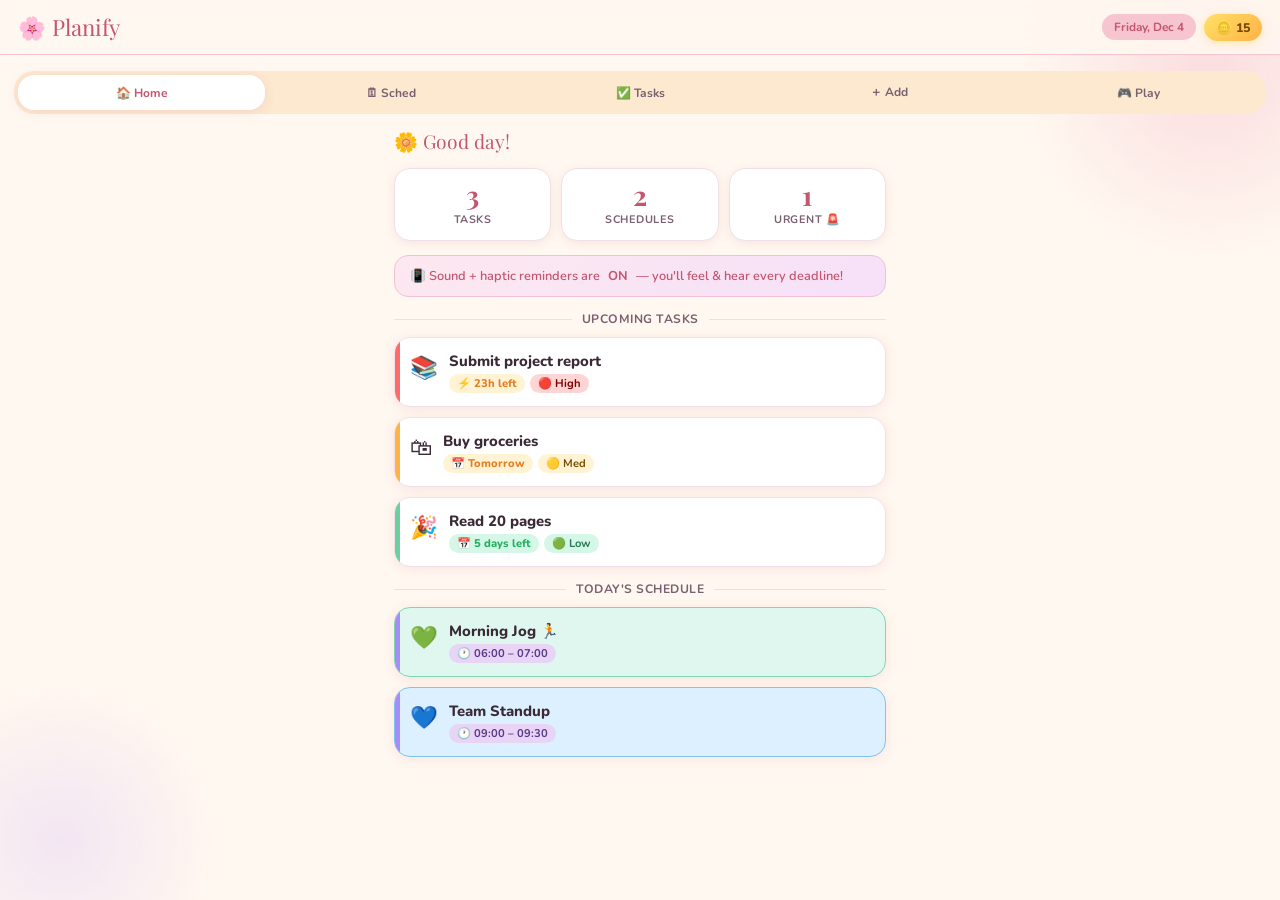
<file: templates/planify-1.html>
<!DOCTYPE html>
<html lang="en">
<head>
<meta charset="UTF-8">
<meta name="viewport" content="width=device-width, initial-scale=1.0">
<title>Planify 🌸 — Your Cozy Planner</title>
<link href="https://fonts.googleapis.com/css2?family=Nunito:wght@400;500;600;700;800;900&family=Playfair+Display:ital,wght@0,700;1,600&display=swap" rel="stylesheet">
<style>
  :root {
    --blush:#f7c5d0;--rose:#e8849a;--deep-rose:#c4566e;
    --cream:#fff8f0;--warm:#fde8d0;--lavender:#e8d5f5;
    --mint:#c8f0e8;--sky:#d0eaf7;--butter:#fdf0c0;
    --text:#3a2a35;--text-soft:#7a6070;--card:#fffcfa;
    --shadow:rgba(196,86,110,0.12);--urgent:#ff6b6b;
    --warning:#ffb347;--safe:#6bcfa0;
  }
  *{margin:0;padding:0;box-sizing:border-box;}
  body{font-family:'Nunito',sans-serif;background:var(--cream);color:var(--text);min-height:100vh;overflow-x:hidden;}
  body::before{content:'';position:fixed;top:-120px;right:-120px;width:380px;height:380px;background:radial-gradient(circle,#f7c5d088 0%,transparent 70%);border-radius:50%;pointer-events:none;z-index:0;}
  body::after{content:'';position:fixed;bottom:-100px;left:-100px;width:320px;height:320px;background:radial-gradient(circle,#e8d5f588 0%,transparent 70%);border-radius:50%;pointer-events:none;z-index:0;}

  header{position:sticky;top:0;z-index:100;background:rgba(255,248,240,0.88);backdrop-filter:blur(16px);border-bottom:1.5px solid var(--blush);padding:12px 18px;display:flex;align-items:center;justify-content:space-between;gap:10px;}
  .logo{font-family:'Playfair Display',serif;font-size:1.4rem;color:var(--deep-rose);display:flex;align-items:center;gap:6px;}
  .header-right{display:flex;align-items:center;gap:8px;}
  .date-pill{background:var(--blush);border-radius:20px;padding:5px 12px;font-size:0.74rem;font-weight:700;color:var(--deep-rose);}
  .coins-pill{background:linear-gradient(135deg,#ffe066,#ffb347);border-radius:20px;padding:5px 12px;font-size:0.78rem;font-weight:800;color:#7a4a00;display:flex;align-items:center;gap:4px;cursor:pointer;box-shadow:0 2px 8px rgba(255,180,0,0.25);transition:transform 0.15s;}
  .coins-pill:hover{transform:scale(1.05);}

  .tabs{display:flex;background:var(--warm);border-radius:20px;margin:16px 14px 0;padding:4px;gap:2px;position:relative;z-index:1;}
  .tab{flex:1;padding:9px 5px;border:none;background:transparent;border-radius:16px;font-family:'Nunito',sans-serif;font-weight:700;font-size:0.75rem;color:var(--text-soft);cursor:pointer;transition:all 0.25s;display:flex;align-items:center;justify-content:center;gap:3px;}
  .tab.active{background:white;color:var(--deep-rose);box-shadow:0 2px 12px var(--shadow);}
  .tab:hover:not(.active){color:var(--rose);}

  main{padding:14px;position:relative;z-index:1;max-width:520px;margin:0 auto;}
  .section{display:none;}
  .section.active{display:block;animation:fadeUp 0.3s ease;}
  @keyframes fadeUp{from{opacity:0;transform:translateY(12px)}to{opacity:1;transform:translateY(0)}}

  .section-title{font-family:'Playfair Display',serif;font-size:1.2rem;color:var(--deep-rose);margin-bottom:14px;display:flex;align-items:center;gap:8px;}
  .card{background:var(--card);border-radius:20px;padding:16px;margin-bottom:14px;border:1.5px solid #f0e0e8;box-shadow:0 4px 20px var(--shadow);}

  .form-group{margin-bottom:11px;}
  label{display:block;font-weight:700;font-size:0.8rem;color:var(--text-soft);margin-bottom:4px;}
  input,select,textarea{width:100%;border:1.5px solid #f0dde6;border-radius:12px;padding:9px 13px;font-family:'Nunito',sans-serif;font-size:0.88rem;color:var(--text);background:#fffafd;outline:none;transition:border-color 0.2s;}
  input:focus,select:focus,textarea:focus{border-color:var(--rose);box-shadow:0 0 0 3px rgba(232,132,154,0.15);}
  textarea{resize:vertical;min-height:68px;}
  select{appearance:none;cursor:pointer;}
  .row{display:grid;grid-template-columns:1fr 1fr;gap:10px;}

  .priority-group{display:flex;gap:8px;}
  .priority-btn{flex:1;padding:8px;border:1.5px solid #f0dde6;border-radius:10px;background:white;cursor:pointer;font-family:'Nunito',sans-serif;font-weight:700;font-size:0.76rem;text-align:center;transition:all 0.2s;}
  .priority-btn.low.selected{background:#d4f7e8;border-color:#6bcfa0;color:#2a7a55;}
  .priority-btn.med.selected{background:#fff3d4;border-color:#ffb347;color:#7a5000;}
  .priority-btn.high.selected{background:#ffd4d4;border-color:#ff6b6b;color:#7a0000;}

  .btn-primary{width:100%;background:linear-gradient(135deg,var(--rose),var(--deep-rose));color:white;border:none;border-radius:14px;padding:12px;font-family:'Nunito',sans-serif;font-weight:800;font-size:0.92rem;cursor:pointer;margin-top:5px;transition:all 0.2s;box-shadow:0 4px 14px rgba(196,86,110,0.35);}
  .btn-primary:hover{transform:translateY(-1px);box-shadow:0 6px 18px rgba(196,86,110,0.45);}
  .btn-primary:active{transform:translateY(0);}

  .item-card{background:white;border-radius:16px;padding:13px 15px;margin-bottom:10px;border:1.5px solid #f0e0e8;box-shadow:0 2px 12px var(--shadow);display:flex;align-items:flex-start;gap:11px;position:relative;overflow:hidden;animation:fadeUp 0.3s ease;transition:transform 0.2s,box-shadow 0.2s,opacity 0.3s;}
  .item-card:hover{transform:translateY(-1px);box-shadow:0 6px 20px var(--shadow);}
  .item-card::before{content:'';position:absolute;left:0;top:0;bottom:0;width:5px;}
  .item-card.low::before{background:var(--safe);}
  .item-card.med::before{background:var(--warning);}
  .item-card.high::before{background:var(--urgent);}
  .item-card.schedule::before{background:#a78bfa;}
  .item-card.done{opacity:0.52;}
  .item-card.done .item-title{text-decoration:line-through;}
  .item-card.deleting{animation:slideOut 0.35s ease forwards;}
  @keyframes slideOut{to{opacity:0;transform:translateX(60px) scale(0.9);}}
  .item-card.completing{animation:completePop 0.4s ease;}
  @keyframes completePop{0%{transform:scale(1)}40%{transform:scale(1.05)}70%{transform:scale(0.98)}100%{transform:scale(1)}}

  .item-icon{font-size:1.4rem;flex-shrink:0;margin-top:1px;}
  .item-body{flex:1;min-width:0;}
  .item-title{font-weight:800;font-size:0.93rem;color:var(--text);margin-bottom:3px;white-space:nowrap;overflow:hidden;text-overflow:ellipsis;}
  .item-meta{font-size:0.76rem;color:var(--text-soft);display:flex;flex-wrap:wrap;gap:5px;align-items:center;}
  .badge{display:inline-flex;align-items:center;gap:3px;padding:2px 8px;border-radius:20px;font-size:0.7rem;font-weight:700;}
  .badge.low{background:#d4f7e8;color:#2a7a55;}
  .badge.med{background:#fff3d4;color:#7a5000;}
  .badge.high{background:#ffd4d4;color:#7a0000;}
  .badge.time{background:var(--lavender);color:#5a3a8a;}
  .badge.due{background:var(--butter);color:#7a6000;}
  .item-actions{display:flex;flex-direction:column;gap:5px;flex-shrink:0;}
  .icon-btn{border:none;background:transparent;cursor:pointer;font-size:1rem;border-radius:8px;padding:3px 5px;transition:background 0.15s;}
  .icon-btn:hover{background:#f7eef2;}

  .countdown{font-size:0.7rem;font-weight:800;border-radius:20px;padding:2px 8px;display:inline-block;}
  .countdown.urgent{background:#ffd4d4;color:#c0392b;animation:pulse 1.5s infinite;}
  .countdown.warning{background:#fff3d4;color:#e67e22;}
  .countdown.safe{background:#d4f7e8;color:#27ae60;}
  .countdown.past{background:#f0f0f0;color:#999;}
  @keyframes pulse{0%,100%{opacity:1}50%{opacity:0.6}}

  .stats-bar{display:grid;grid-template-columns:repeat(3,1fr);gap:10px;margin-bottom:14px;}
  .stat-box{background:white;border-radius:16px;padding:13px 8px;text-align:center;border:1.5px solid #f0e0e8;box-shadow:0 2px 10px var(--shadow);}
  .stat-num{font-family:'Playfair Display',serif;font-size:1.7rem;font-weight:700;color:var(--deep-rose);line-height:1;}
  .stat-label{font-size:0.68rem;font-weight:700;color:var(--text-soft);margin-top:3px;text-transform:uppercase;letter-spacing:0.5px;}

  .empty-state{text-align:center;padding:36px 20px;color:var(--text-soft);}
  .empty-state .emoji{font-size:2.5rem;display:block;margin-bottom:9px;}
  .empty-state p{font-weight:600;font-size:0.88rem;}

  .toast{position:fixed;bottom:22px;left:50%;transform:translateX(-50%) translateY(120px);background:white;border:2px solid var(--rose);border-radius:20px;padding:11px 18px;display:flex;align-items:center;gap:9px;box-shadow:0 8px 30px rgba(0,0,0,0.12);z-index:999;font-weight:700;font-size:0.86rem;max-width:310px;width:90%;transition:transform 0.35s cubic-bezier(0.34,1.56,0.64,1);}
  .toast.show{transform:translateX(-50%) translateY(0);}
  .toast-icon{font-size:1.3rem;}
  .toast-text{flex:1;color:var(--text);}
  .toast-close{cursor:pointer;color:var(--text-soft);}

  .check-wrap{display:flex;align-items:center;justify-content:center;width:24px;height:24px;flex-shrink:0;margin-top:2px;}
  input[type="checkbox"]{width:19px;height:19px;accent-color:var(--rose);cursor:pointer;}

  .vibration-note{background:linear-gradient(135deg,#fde8f0,#f5e0f8);border-radius:14px;padding:11px 15px;font-size:0.8rem;font-weight:600;color:var(--deep-rose);display:flex;align-items:center;gap:8px;margin-bottom:14px;border:1.5px solid #f0c0d5;}
  .repeat-group{display:flex;flex-wrap:wrap;gap:6px;}
  .day-btn{padding:5px 10px;border-radius:20px;border:1.5px solid #f0dde6;background:white;font-family:'Nunito',sans-serif;font-weight:700;font-size:0.73rem;cursor:pointer;transition:all 0.15s;}
  .day-btn.selected{background:var(--blush);border-color:var(--rose);color:var(--deep-rose);}

  .divider{display:flex;align-items:center;gap:10px;color:var(--text-soft);font-size:0.76rem;font-weight:700;margin:14px 0 10px;text-transform:uppercase;letter-spacing:0.5px;}
  .divider::before,.divider::after{content:'';flex:1;height:1px;background:#f0dde6;}
  .list-area{min-height:60px;}

  /* CELEBRATION MODAL */
  .modal-overlay{position:fixed;inset:0;background:rgba(58,42,53,0.55);backdrop-filter:blur(6px);z-index:500;display:flex;align-items:center;justify-content:center;opacity:0;pointer-events:none;transition:opacity 0.3s;}
  .modal-overlay.show{opacity:1;pointer-events:all;}
  .modal-box{background:white;border-radius:28px;padding:28px 22px;text-align:center;max-width:310px;width:90%;border:2.5px solid var(--blush);box-shadow:0 20px 60px rgba(196,86,110,0.2);transform:scale(0.85);transition:transform 0.35s cubic-bezier(0.34,1.56,0.64,1);position:relative;overflow:hidden;}
  .modal-overlay.show .modal-box{transform:scale(1);}
  .modal-emoji{font-size:3.2rem;display:block;margin-bottom:8px;animation:bounce 0.7s ease infinite alternate;}
  @keyframes bounce{from{transform:translateY(0)}to{transform:translateY(-8px)}}
  .modal-title{font-family:'Playfair Display',serif;font-size:1.35rem;color:var(--deep-rose);margin-bottom:6px;}
  .modal-msg{font-size:0.86rem;color:var(--text-soft);font-weight:600;margin-bottom:14px;line-height:1.5;}
  .modal-reward{background:linear-gradient(135deg,#ffe066,#ffb347);border-radius:14px;padding:11px 18px;margin-bottom:14px;display:flex;align-items:center;justify-content:center;gap:10px;}
  .modal-reward-text{font-weight:800;font-size:0.95rem;color:#7a4a00;}
  .modal-btn{background:linear-gradient(135deg,var(--rose),var(--deep-rose));color:white;border:none;border-radius:14px;padding:11px 26px;font-family:'Nunito',sans-serif;font-weight:800;font-size:0.9rem;cursor:pointer;transition:all 0.2s;box-shadow:0 4px 14px rgba(196,86,110,0.35);}
  .modal-btn:hover{transform:translateY(-1px);}
  .confetti-wrap{position:absolute;inset:0;pointer-events:none;overflow:hidden;}
  .confetti-dot{position:absolute;border-radius:50%;animation:confettiFall linear forwards;}
  @keyframes confettiFall{0%{transform:translateY(-20px) rotate(0deg);opacity:1}100%{transform:translateY(420px) rotate(720deg);opacity:0}}

  /* GAME */
  .game-header{display:flex;align-items:center;justify-content:space-between;margin-bottom:10px;}
  .game-coins-display{background:linear-gradient(135deg,#ffe066,#ffb347);border-radius:14px;padding:8px 16px;font-weight:800;font-size:0.86rem;color:#7a4a00;display:flex;align-items:center;gap:5px;}
  .game-area{background:white;border-radius:22px;border:2px solid #f0e0e8;box-shadow:0 4px 24px var(--shadow);overflow:hidden;}
  .game-topbar{background:linear-gradient(135deg,var(--blush),var(--lavender));padding:12px 16px;display:flex;align-items:center;justify-content:space-between;}
  .game-score-box{text-align:center;}
  .game-score-label{font-size:0.66rem;font-weight:700;color:var(--deep-rose);text-transform:uppercase;letter-spacing:0.5px;}
  .game-score-val{font-family:'Playfair Display',serif;font-size:1.5rem;color:var(--deep-rose);line-height:1;}
  .game-canvas-wrap{position:relative;width:100%;height:330px;background:linear-gradient(160deg,#fff8f0,#fde8f5);cursor:pointer;user-select:none;}
  #gameCanvas{display:block;width:100%;height:100%;}
  .overlay-panel{position:absolute;inset:0;display:flex;flex-direction:column;align-items:center;justify-content:center;gap:11px;background:rgba(255,248,240,0.93);}
  .overlay-panel.hidden{display:none;}
  .overlay-emoji{font-size:2.8rem;animation:bounce 0.8s ease infinite alternate;}
  .overlay-title{font-family:'Playfair Display',serif;font-size:1.25rem;color:var(--deep-rose);}
  .overlay-sub{font-size:0.8rem;color:var(--text-soft);font-weight:600;text-align:center;max-width:220px;line-height:1.5;}
  .cost-note{font-size:0.74rem;color:#7a4a00;background:#ffe9a0;border-radius:10px;padding:5px 12px;font-weight:700;}
  .game-play-btn{background:linear-gradient(135deg,var(--rose),var(--deep-rose));color:white;border:none;border-radius:14px;padding:11px 26px;font-family:'Nunito',sans-serif;font-weight:800;font-size:0.92rem;cursor:pointer;box-shadow:0 4px 14px rgba(196,86,110,0.35);transition:all 0.2s;}
  .game-play-btn:hover{transform:translateY(-1px);}
  .go-earned{background:#d4f7e8;border-radius:12px;padding:8px 18px;font-weight:800;color:#2a7a55;font-size:0.86rem;}
  .game-bottombar{padding:11px 16px;background:#fffafd;border-top:1.5px solid #f0e0e8;display:flex;align-items:center;justify-content:space-between;}
  .game-instructions{font-size:0.74rem;color:var(--text-soft);font-weight:600;}
  .game-level-badge{background:var(--lavender);border-radius:10px;padding:4px 12px;font-weight:800;font-size:0.74rem;color:#5a3a8a;}

  .add-type-wrap{display:flex;background:#f7eef5;border-radius:18px;margin-bottom:14px;padding:3px;gap:2px;}

  @media(max-width:380px){
    .tabs{margin:12px 8px 0;}
    .tab{font-size:0.68rem;padding:8px 4px;}
    main{padding:10px;}
    .row{grid-template-columns:1fr;}
  }
</style>
</head>
<body>

<header>
  <div class="logo"><span>🌸</span> Planify</div>
  <div class="header-right">
    <div class="date-pill" id="headerDate"></div>
    <div class="coins-pill" onclick="switchTab('game')">🪙 <span id="headerCoins">0</span></div>
  </div>
</header>

<div class="tabs" id="mainTabs">
  <button class="tab active" onclick="switchTab('dashboard')">🏠 Home</button>
  <button class="tab" onclick="switchTab('schedule')">🗓 Sched</button>
  <button class="tab" onclick="switchTab('tasks')">✅ Tasks</button>
  <button class="tab" onclick="switchTab('add')">＋ Add</button>
  <button class="tab" onclick="switchTab('game')">🎮 Play</button>
</div>

<main>

  <!-- DASHBOARD -->
  <section class="section active" id="sec-dashboard">
    <div class="section-title">🌼 Good day!</div>
    <div class="stats-bar">
      <div class="stat-box"><div class="stat-num" id="stat-tasks">0</div><div class="stat-label">Tasks</div></div>
      <div class="stat-box"><div class="stat-num" id="stat-scheds">0</div><div class="stat-label">Schedules</div></div>
      <div class="stat-box"><div class="stat-num" id="stat-urgent">0</div><div class="stat-label">Urgent 🚨</div></div>
    </div>
    <div class="vibration-note">📳 Sound + haptic reminders are <strong>ON</strong> — you'll feel & hear every deadline!</div>
    <div class="divider">Upcoming Tasks</div>
    <div class="list-area" id="upcoming-list"></div>
    <div class="divider">Today's Schedule</div>
    <div class="list-area" id="today-schedule-list"></div>
  </section>

  <!-- SCHEDULE -->
  <section class="section" id="sec-schedule">
    <div class="section-title">🗓 Schedules</div>
    <div class="list-area" id="schedule-list"></div>
  </section>

  <!-- TASKS -->
  <section class="section" id="sec-tasks">
    <div class="section-title">✅ Tasks & Deadlines</div>
    <div class="list-area" id="task-list"></div>
  </section>

  <!-- ADD -->
  <section class="section" id="sec-add">
    <div class="section-title">✨ Add New</div>
    <div class="add-type-wrap">
      <button class="tab active" id="type-sched-btn" onclick="switchAddType('schedule')">🗓 Schedule</button>
      <button class="tab" id="type-task-btn" onclick="switchAddType('task')">✅ Task / Deadline</button>
    </div>

    <div class="card" id="form-schedule">
      <div class="form-group"><label>📌 Title</label><input type="text" id="sched-title" placeholder="e.g. Math Class, Gym, Meeting…"></div>
      <div class="row">
        <div class="form-group"><label>🕐 Start Time</label><input type="time" id="sched-time"></div>
        <div class="form-group"><label>⏱ End Time</label><input type="time" id="sched-end"></div>
      </div>
      <div class="form-group">
        <label>🔁 Repeat Days</label>
        <div class="repeat-group">
          <button class="day-btn" data-day="Mon" onclick="toggleDay(this)">Mon</button>
          <button class="day-btn" data-day="Tue" onclick="toggleDay(this)">Tue</button>
          <button class="day-btn" data-day="Wed" onclick="toggleDay(this)">Wed</button>
          <button class="day-btn" data-day="Thu" onclick="toggleDay(this)">Thu</button>
          <button class="day-btn" data-day="Fri" onclick="toggleDay(this)">Fri</button>
          <button class="day-btn" data-day="Sat" onclick="toggleDay(this)">Sat</button>
          <button class="day-btn" data-day="Sun" onclick="toggleDay(this)">Sun</button>
        </div>
      </div>
      <div class="form-group"><label>💬 Notes (optional)</label><textarea id="sched-notes" placeholder="Room, location, reminders…"></textarea></div>
      <div class="form-group">
        <label>🎨 Color Tag</label>
        <select id="sched-color">
          <option value="lavender">💜 Lavender</option>
          <option value="mint">💚 Mint</option>
          <option value="sky">💙 Sky Blue</option>
          <option value="blush">🩷 Blush Pink</option>
          <option value="butter">💛 Butter</option>
        </select>
      </div>
      <button class="btn-primary" onclick="addSchedule()">🌸 Add Schedule</button>
    </div>

    <div class="card" id="form-task" style="display:none;">
      <div class="form-group"><label>📌 Task Title</label><input type="text" id="task-title" placeholder="e.g. Submit report, Buy groceries…"></div>
      <div class="form-group"><label>📝 Description (optional)</label><textarea id="task-desc" placeholder="More details…"></textarea></div>
      <div class="row">
        <div class="form-group"><label>📅 Due Date</label><input type="date" id="task-date"></div>
        <div class="form-group"><label>🕐 Due Time</label><input type="time" id="task-time"></div>
      </div>
      <div class="form-group">
        <label>🚦 Priority</label>
        <div class="priority-group">
          <button class="priority-btn low selected" onclick="setPriority('low',this)">🟢 Low</button>
          <button class="priority-btn med" onclick="setPriority('med',this)">🟡 Medium</button>
          <button class="priority-btn high" onclick="setPriority('high',this)">🔴 High</button>
        </div>
      </div>
      <div class="form-group">
        <label>🏷 Category</label>
        <select id="task-category">
          <option>📚 School</option><option>🏠 Home</option><option>💼 Work</option>
          <option>💪 Health</option><option>🛍 Errands</option><option>🎉 Personal</option><option>📝 Other</option>
        </select>
      </div>
      <button class="btn-primary" onclick="addTask()">✨ Add Task</button>
    </div>
  </section>

  <!-- GAME -->
  <section class="section" id="sec-game">
    <div class="game-header">
      <div class="section-title" style="margin:0;">🎮 Bubble Pop!</div>
      <div class="game-coins-display">🪙 <span id="gameCoinsDisplay">0</span></div>
    </div>
    <p style="font-size:0.79rem;color:var(--text-soft);font-weight:600;margin-bottom:12px;">Complete tasks to earn coins, then spend them here!</p>
    <div class="game-area">
      <div class="game-topbar">
        <div class="game-score-box"><div class="game-score-label">Score</div><div class="game-score-val" id="gScore">0</div></div>
        <div class="game-score-box"><div class="game-score-label">Level</div><div class="game-score-val" id="gLevel">1</div></div>
        <div class="game-score-box"><div class="game-score-label">Lives</div><div class="game-score-val" id="gLives">3</div></div>
        <div class="game-score-box"><div class="game-score-label">Best</div><div class="game-score-val" id="gBest">0</div></div>
      </div>
      <div class="game-canvas-wrap">
        <canvas id="gameCanvas"></canvas>
        <div class="overlay-panel" id="gameStartOverlay">
          <div class="overlay-emoji">🫧</div>
          <div class="overlay-title">Bubble Pop!</div>
          <div class="overlay-sub">Tap bubbles before they float away! Miss 3 and it's game over. ⭐ stars give bonus points!</div>
          <div class="cost-note">🪙 Costs 5 coins per play — earned by completing tasks!</div>
          <button class="game-play-btn" onclick="startGame()">▶ Play Now</button>
        </div>
        <div class="overlay-panel hidden" id="gameOverOverlay">
          <div class="overlay-emoji" style="animation:none;">😮</div>
          <div class="overlay-title">Game Over!</div>
          <div class="overlay-sub">Final score: <strong id="goFinalScore">0</strong> pts</div>
          <div class="go-earned" id="goEarned">+0 🪙 earned back</div>
          <button class="game-play-btn" onclick="startGame()">▶ Play Again</button>
          <button onclick="showStartScreen()" style="background:none;border:none;color:var(--text-soft);font-family:'Nunito',sans-serif;font-weight:700;font-size:0.8rem;cursor:pointer;">← Back</button>
        </div>
      </div>
      <div class="game-bottombar">
        <div class="game-instructions">🫧 Tap bubbles to pop them!</div>
        <div class="game-level-badge" id="gLevelBadge">Level 1</div>
      </div>
    </div>
  </section>

</main>

<!-- CELEBRATION MODAL -->
<div class="modal-overlay" id="celebModal">
  <div class="modal-box">
    <div class="confetti-wrap" id="confettiWrap"></div>
    <span class="modal-emoji" id="celebEmoji">🎉</span>
    <div class="modal-title" id="celebTitle">Task Complete!</div>
    <div class="modal-msg" id="celebMsg">Amazing work!</div>
    <div class="modal-reward"><span style="font-size:1.4rem;">🪙</span><div class="modal-reward-text" id="celebReward">+5 coins earned!</div></div>
    <div style="font-size:0.76rem;color:var(--text-soft);margin-bottom:14px;font-weight:600;">Spend coins on Bubble Pop! 🎮</div>
    <button class="modal-btn" onclick="closeCelebModal()">Yay, thanks! 🌸</button>
  </div>
</div>

<!-- TOAST -->
<div class="toast" id="toast">
  <span class="toast-icon" id="toast-icon">📳</span>
  <span class="toast-text" id="toast-text">Reminder!</span>
  <span class="toast-close" onclick="hideToast()">✕</span>
</div>

<script>
// ===== AUDIO ENGINE =====
let actx = null;
function getACtx(){if(!actx){try{actx=new(window.AudioContext||window.webkitAudioContext)();}catch(e){}}return actx;}
function playTone(type,freq,dur,vol=0.25){
  try{
    const c=getACtx();if(!c)return;
    const o=c.createOscillator(),g=c.createGain();
    o.connect(g);g.connect(c.destination);
    o.type=type;o.frequency.setValueAtTime(freq,c.currentTime);
    g.gain.setValueAtTime(vol,c.currentTime);
    g.gain.exponentialRampToValueAtTime(0.001,c.currentTime+dur);
    o.start();o.stop(c.currentTime+dur);
  }catch(e){}
}
function playComplete(){[523,659,784,1047].forEach((f,i)=>setTimeout(()=>playTone('sine',f,0.22,0.22),i*75));}
function playDelete(){[380,260,170].forEach((f,i)=>setTimeout(()=>playTone('sawtooth',f,0.1,0.15),i*55));}
function playBubblePop(){playTone('sine',700+Math.random()*500,0.09,0.2);}
function playBubbleMiss(){playTone('triangle',180,0.28,0.15);}
function playGameOver(){[300,250,210,170].forEach((f,i)=>setTimeout(()=>playTone('sawtooth',f,0.18,0.2),i*90));}
function playLevelUp(){[523,659,784,1047,1318].forEach((f,i)=>setTimeout(()=>playTone('sine',f,0.18,0.22),i*65));}
function vib(p){if('vibrate' in navigator)try{navigator.vibrate(p);}catch(e){}}

// ===== STATE =====
let schedules=JSON.parse(localStorage.getItem('planify_schedules')||'[]');
let tasks=JSON.parse(localStorage.getItem('planify_tasks')||'[]');
let coins=parseInt(localStorage.getItem('planify_coins')||'0');
let bestScore=parseInt(localStorage.getItem('planify_best')||'0');
let selPri='low';

document.addEventListener('DOMContentLoaded',()=>{
  setHeaderDate();updateCoins();renderAll();startReminderChecker();setDefDate();initGame();
});

function setDefDate(){
  document.getElementById('task-date').value=new Date().toISOString().split('T')[0];
  document.getElementById('task-time').value='23:59';
}
function setHeaderDate(){
  const D=['Sunday','Monday','Tuesday','Wednesday','Thursday','Friday','Saturday'];
  const M=['Jan','Feb','Mar','Apr','May','Jun','Jul','Aug','Sep','Oct','Nov','Dec'];
  const n=new Date();
  document.getElementById('headerDate').textContent=`${D[n.getDay()]}, ${M[n.getMonth()]} ${n.getDate()}`;
}
function updateCoins(){
  document.getElementById('headerCoins').textContent=coins;
  document.getElementById('gameCoinsDisplay').textContent=coins;
  document.getElementById('gBest').textContent=bestScore;
}
function saveData(){
  localStorage.setItem('planify_schedules',JSON.stringify(schedules));
  localStorage.setItem('planify_tasks',JSON.stringify(tasks));
  localStorage.setItem('planify_coins',coins);
  localStorage.setItem('planify_best',bestScore);
}

// ===== TABS =====
const TABS=['dashboard','schedule','tasks','add','game'];
function switchTab(tab){
  document.querySelectorAll('.section').forEach(s=>s.classList.remove('active'));
  document.querySelectorAll('#mainTabs .tab').forEach(t=>t.classList.remove('active'));
  document.getElementById('sec-'+tab).classList.add('active');
  const i=TABS.indexOf(tab);
  if(i>=0)document.querySelectorAll('#mainTabs .tab')[i].classList.add('active');
  if(tab==='dashboard')renderAll();
  if(tab==='game')updateCoins();
}
function switchAddType(type){
  document.getElementById('form-schedule').style.display=type==='schedule'?'block':'none';
  document.getElementById('form-task').style.display=type==='task'?'block':'none';
  document.getElementById('type-sched-btn').classList.toggle('active',type==='schedule');
  document.getElementById('type-task-btn').classList.toggle('active',type==='task');
}
function setPriority(p,btn){selPri=p;document.querySelectorAll('.priority-btn').forEach(b=>b.classList.remove('selected'));btn.classList.add('selected');}
function toggleDay(btn){btn.classList.toggle('selected');}
function getSelDays(){return[...document.querySelectorAll('.day-btn.selected')].map(b=>b.dataset.day);}

// ===== ADD SCHEDULE =====
function addSchedule(){
  const title=document.getElementById('sched-title').value.trim();
  const time=document.getElementById('sched-time').value;
  if(!title){showToast('⚠️','Please enter a title!');return;}
  if(!time){showToast('⚠️','Please set a time!');return;}
  const days=getSelDays();
  schedules.push({id:Date.now(),title,time,endTime:document.getElementById('sched-end').value,notes:document.getElementById('sched-notes').value.trim(),color:document.getElementById('sched-color').value,days:days.length?days:['Mon','Tue','Wed','Thu','Fri'],createdAt:new Date().toISOString()});
  saveData();renderAll();
  document.getElementById('sched-title').value='';document.getElementById('sched-time').value='';document.getElementById('sched-end').value='';document.getElementById('sched-notes').value='';document.getElementById('sched-color').value='lavender';document.querySelectorAll('.day-btn').forEach(b=>b.classList.remove('selected'));
  showToast('🌸',`"${title}" added!`);switchTab('schedule');
}

// ===== ADD TASK =====
function addTask(){
  const title=document.getElementById('task-title').value.trim();
  const date=document.getElementById('task-date').value;
  if(!title){showToast('⚠️','Please enter a title!');return;}
  if(!date){showToast('⚠️','Please set a due date!');return;}
  tasks.push({id:Date.now(),title,desc:document.getElementById('task-desc').value.trim(),date,time:document.getElementById('task-time').value,category:document.getElementById('task-category').value,priority:selPri,done:false,createdAt:new Date().toISOString()});
  saveData();renderAll();
  document.getElementById('task-title').value='';document.getElementById('task-desc').value='';setDefDate();selPri='low';document.querySelectorAll('.priority-btn').forEach(b=>b.classList.remove('selected'));document.querySelector('.priority-btn.low').classList.add('selected');
  showToast('✅',`"${title}" added!`);switchTab('tasks');
}

// ===== COUNTDOWN =====
function getCD(d,t){
  const diff=new Date(`${d}T${t||'23:59'}`)-new Date();
  if(diff<0)return{label:'Past due',cls:'past'};
  const h=Math.floor(diff/3600000),m=Math.floor((diff%3600000)/60000),dy=Math.floor(h/24);
  if(h<6)return{label:`⏰ ${h}h ${m}m left`,cls:'urgent'};
  if(h<24)return{label:`⚡ ${h}h left`,cls:'warning'};
  if(dy===1)return{label:'📅 Tomorrow',cls:'warning'};
  return{label:`📅 ${dy} days left`,cls:'safe'};
}

const CM={lavender:{bg:'#f0e8ff',border:'#c4a8f0',text:'#5a3a8a'},mint:{bg:'#e0f7ef',border:'#7dd9b5',text:'#1a6a48'},sky:{bg:'#ddf0ff',border:'#7dc4f0',text:'#1a4a6a'},blush:{bg:'#ffe0ec',border:'#f0a0c0',text:'#7a2a4a'},butter:{bg:'#fff8d0',border:'#f0d878',text:'#6a5a00'}};
const SI={lavender:'💜',mint:'💚',sky:'💙',blush:'🩷',butter:'💛'};
const CI={'📚 School':'📚','🏠 Home':'🏠','💼 Work':'💼','💪 Health':'💪','🛍 Errands':'🛍','🎉 Personal':'🎉','📝 Other':'📝'};

// ===== RENDER =====
function renderAll(){renderSchedules();renderTasks();renderDashboard();updateStats();updateCoins();}

function renderSchedules(){
  const el=document.getElementById('schedule-list');
  if(!schedules.length){el.innerHTML=`<div class="empty-state"><span class="emoji">🗓</span><p>No schedules yet.<br>Add one in the + tab!</p></div>`;return;}
  el.innerHTML=schedules.map(s=>{const c=CM[s.color]||CM.lavender;return`<div class="item-card schedule" style="border-color:${c.border};background:${c.bg};"><div class="item-icon">${SI[s.color]||'📅'}</div><div class="item-body"><div class="item-title">${s.title}</div><div class="item-meta"><span class="badge time">🕐 ${s.time}${s.endTime?' – '+s.endTime:''}</span><span class="badge" style="background:${c.bg};color:${c.text};border:1px solid ${c.border};">${s.days.join(', ')}</span></div>${s.notes?`<div style="font-size:0.75rem;color:#7a6070;margin-top:4px;">${s.notes}</div>`:''}</div><div class="item-actions"><button class="icon-btn" onclick="deleteSchedule(${s.id})">🗑</button></div></div>`;}).join('');
}

function renderTasks(){
  const el=document.getElementById('task-list');
  if(!tasks.length){el.innerHTML=`<div class="empty-state"><span class="emoji">✅</span><p>No tasks yet!<br>Yay, you're free~ 🎉</p></div>`;return;}
  const sorted=[...tasks].sort((a,b)=>{if(a.done!==b.done)return a.done?1:-1;return new Date(`${a.date}T${a.time||'23:59'}`)-new Date(`${b.date}T${b.time||'23:59'}`);});
  el.innerHTML=sorted.map(t=>{const cd=getCD(t.date,t.time);return`<div class="item-card ${t.priority} ${t.done?'done':''}" id="task-${t.id}"><div class="check-wrap"><input type="checkbox" ${t.done?'checked':''} onchange="toggleTask(${t.id})"></div><div class="item-body"><div class="item-title">${t.title}</div><div class="item-meta"><span class="badge ${t.priority}">${t.priority==='low'?'🟢 Low':t.priority==='med'?'🟡 Med':'🔴 High'}</span><span class="badge due">📅 ${t.date}${t.time?' '+t.time:''}</span><span style="font-size:0.7rem;color:#999;">${t.category}</span></div>${!t.done?`<span class="countdown ${cd.cls}" style="margin-top:5px;display:inline-block;">${cd.label}</span>`:''} ${t.desc?`<div style="font-size:0.75rem;color:#7a6070;margin-top:4px;">${t.desc}</div>`:''}</div><div class="item-actions"><button class="icon-btn" onclick="deleteTask(${t.id})">🗑</button></div></div>`;}).join('');
}

function renderDashboard(){
  const now=new Date();
  const upcoming=tasks.filter(t=>!t.done&&new Date(`${t.date}T${t.time||'23:59'}`)>now).sort((a,b)=>new Date(`${a.date}T${a.time||'23:59'}`)-new Date(`${b.date}T${b.time||'23:59'}`)).slice(0,4);
  document.getElementById('upcoming-list').innerHTML=upcoming.length?upcoming.map(t=>{const cd=getCD(t.date,t.time);return`<div class="item-card ${t.priority}"><div class="item-icon">${CI[t.category]||'📝'}</div><div class="item-body"><div class="item-title">${t.title}</div><div class="item-meta"><span class="countdown ${cd.cls}">${cd.label}</span><span class="badge ${t.priority}">${t.priority==='high'?'🔴 High':t.priority==='med'?'🟡 Med':'🟢 Low'}</span></div></div></div>`;}).join(''):`<div class="empty-state" style="padding:18px 0;"><span class="emoji">🎉</span><p>All clear! No upcoming tasks.</p></div>`;
  const todayDay=['Sun','Mon','Tue','Wed','Thu','Fri','Sat'][now.getDay()];
  const ts=schedules.filter(s=>s.days.includes(todayDay)).sort((a,b)=>a.time.localeCompare(b.time));
  document.getElementById('today-schedule-list').innerHTML=ts.length?ts.map(s=>{const c=CM[s.color]||CM.lavender;return`<div class="item-card schedule" style="border-color:${c.border};background:${c.bg};"><div class="item-icon">${SI[s.color]||'📅'}</div><div class="item-body"><div class="item-title">${s.title}</div><div class="item-meta"><span class="badge time">🕐 ${s.time}${s.endTime?' – '+s.endTime:''}</span></div></div></div>`;}).join(''):`<div class="empty-state" style="padding:18px 0;"><span class="emoji">☕</span><p>Nothing scheduled today!</p></div>`;
}

function updateStats(){
  const urgent=tasks.filter(t=>{if(t.done)return false;const d=new Date(`${t.date}T${t.time||'23:59'}`)-new Date();return d>0&&d<86400000;}).length;
  document.getElementById('stat-tasks').textContent=tasks.filter(t=>!t.done).length;
  document.getElementById('stat-scheds').textContent=schedules.length;
  document.getElementById('stat-urgent').textContent=urgent;
}

// ===== TASK ACTIONS =====
function toggleTask(id){
  const task=tasks.find(t=>t.id===id);if(!task)return;
  task.done=!task.done;saveData();renderAll();
  if(task.done){
    playComplete();vib([100,50,100,50,200]);
    const reward=task.priority==='high'?10:task.priority==='med'?7:5;
    coins+=reward;saveData();updateCoins();
    const allDone=tasks.filter(t=>!t.done).length===0;
    showCelebModal(task,reward,allDone);
  }else{
    playTone('sine',350,0.12,0.15);
  }
}

function deleteTask(id){
  const task=tasks.find(t=>t.id===id);if(!task)return;
  const card=document.getElementById('task-'+id);
  if(card)card.classList.add('deleting');
  playDelete();vib([80,40,160]);
  setTimeout(()=>{tasks=tasks.filter(t=>t.id!==id);saveData();renderAll();showToast('🗑','Task deleted!');},320);
}

function deleteSchedule(id){
  const s=schedules.find(x=>x.id===id);if(!s)return;
  playDelete();vib([80,40,160]);
  if(confirm(`Delete "${s.title}"?`)){schedules=schedules.filter(x=>x.id!==id);saveData();renderAll();showToast('🗑','Schedule deleted!');}
}

// ===== CELEBRATION MODAL =====
const MSGS=["You're on fire! Keep it up! 🔥","One step closer to your goals! 💪","Look at you being productive! 🌟","That's a champion move! 🏆","You're absolutely crushing it! ✨","Another one bites the dust! 🎯","Proud of you, superstar! 🌸"];
const EMOJIS=['🎉','🌟','🏆','✨','🎊','💫','🥳','🌸'];
function showCelebModal(task,reward,allDone){
  const msg=allDone?"WOW — You cleared ALL your tasks! You're a legend! 🦄":MSGS[Math.floor(Math.random()*MSGS.length)];
  const emoji=allDone?'🦄':EMOJIS[Math.floor(Math.random()*EMOJIS.length)];
  document.getElementById('celebEmoji').textContent=emoji;
  document.getElementById('celebTitle').textContent=allDone?'All Done!! 🎊':'Task Complete!';
  document.getElementById('celebMsg').textContent=msg;
  document.getElementById('celebReward').textContent=`+${reward} coins earned!`;
  spawnConfetti();
  document.getElementById('celebModal').classList.add('show');
}
function closeCelebModal(){document.getElementById('celebModal').classList.remove('show');document.getElementById('confettiWrap').innerHTML='';}
function spawnConfetti(){
  const wrap=document.getElementById('confettiWrap');wrap.innerHTML='';
  const colors=['#f7c5d0','#e8849a','#c4566e','#fdf0c0','#e8d5f5','#c8f0e8','#ffb347'];
  for(let i=0;i<30;i++){const dot=document.createElement('div');dot.className='confetti-dot';const sz=6+Math.random()*10;dot.style.cssText=`width:${sz}px;height:${sz}px;background:${colors[Math.floor(Math.random()*colors.length)]};left:${Math.random()*100}%;top:0;animation-duration:${0.9+Math.random()*1.2}s;animation-delay:${Math.random()*0.4}s;`;wrap.appendChild(dot);}
}

// ===== TOAST =====
let toastTimer;
function showToast(icon,text){document.getElementById('toast-icon').textContent=icon;document.getElementById('toast-text').textContent=text;const t=document.getElementById('toast');t.classList.add('show');clearTimeout(toastTimer);toastTimer=setTimeout(()=>t.classList.remove('show'),3800);}
function hideToast(){document.getElementById('toast').classList.remove('show');}

// ===== REMINDERS =====
let notifiedIds=new Set();
function startReminderChecker(){checkReminders();setInterval(checkReminders,60000);}
function checkReminders(){
  const now=new Date();
  tasks.forEach(t=>{
    if(t.done||notifiedIds.has(t.id+'-10'))return;
    const diff=(new Date(`${t.date}T${t.time||'23:59'}`)-now)/60000;
    if(diff<=60&&diff>55)triggerReminder(t,'⏰ 1 hour left!');
    if(diff<=30&&diff>25)triggerReminder(t,'⚡ 30 min left!');
    if(diff<=10&&diff>5){triggerReminder(t,'🚨 10 min — HURRY!');notifiedIds.add(t.id+'-10');}
  });
}
function triggerReminder(task,msg){
  vib([300,100,300,100,600]);
  playTone('square',880,0.35,0.2);setTimeout(()=>playTone('square',1100,0.25,0.2),200);
  showToast('📳',`${msg} "${task.title}"`);
}

// ===== BUBBLE POP GAME =====
let gRunning=false,gScore2=0,gLives2=3,gLevel2=1,gBubbles=[],gAnimId=null;
let gLastSpawn=0,gSpawnInt=1800,gSpeed=0.6,gCoinsEarned=0;
const scoreTexts=[];

const canvas=document.getElementById('gameCanvas');
const gctx=canvas.getContext('2d');

const BCOLORS=[
  {fill:'#ffb3c6',stroke:'#e8849a',em:'🌸'},
  {fill:'#b3e0ff',stroke:'#7dc4f0',em:'💙'},
  {fill:'#c8f5e0',stroke:'#7dd9b5',em:'💚'},
  {fill:'#e8d5f5',stroke:'#c4a8f0',em:'💜'},
  {fill:'#fff3b3',stroke:'#f0d878',em:'🍋'},
  {fill:'#ffd4b3',stroke:'#ffb347',em:'🍊'},
];

function initGame(){
  resizeCv();window.addEventListener('resize',resizeCv);
  canvas.addEventListener('click',onCvClick);
  canvas.addEventListener('touchstart',e=>{e.preventDefault();const r=canvas.getBoundingClientRect(),t2=e.touches[0];onCvClick({clientX:t2.clientX,clientY:t2.clientY,_rect:r});},{passive:false});
}
function resizeCv(){const w=canvas.parentElement;canvas.width=w.clientWidth;canvas.height=w.clientHeight;}

function onCvClick(e){
  if(!gRunning)return;
  const r=e._rect||canvas.getBoundingClientRect();
  const mx=(e.clientX-r.left)*(canvas.width/r.width);
  const my=(e.clientY-r.top)*(canvas.height/r.height);
  for(let i=gBubbles.length-1;i>=0;i--){
    const b=gBubbles[i];if(b.popping)continue;
    const dx=mx-b.x,dy=my-b.y;
    if(dx*dx+dy*dy<=b.r*b.r){
      b.popping=true;
      playBubblePop();vib([25]);
      const pts=b.special?15:5;
      gScore2+=pts;gCoinsEarned+=b.special?3:1;
      document.getElementById('gScore').textContent=gScore2;
      checkLvlUp();
      scoreTexts.push({x:b.x,y:b.y,txt:'+'+pts,alpha:1,vy:-1.6});
      break;
    }
  }
}

function checkLvlUp(){
  const nl=Math.floor(gScore2/50)+1;
  if(nl>gLevel2){gLevel2=nl;gSpawnInt=Math.max(650,1800-gLevel2*115);gSpeed=0.6+gLevel2*0.18;document.getElementById('gLevel').textContent=gLevel2;document.getElementById('gLevelBadge').textContent='Level '+gLevel2;playLevelUp();vib([50,30,50,30,100]);}
}

function spawnBubble(){
  const special=Math.random()<0.1;
  const col=special?{fill:'#ffd700',stroke:'#ffaa00',em:'⭐'}:BCOLORS[Math.floor(Math.random()*BCOLORS.length)];
  const r=22+Math.random()*16;
  gBubbles.push({x:r+Math.random()*(canvas.width-r*2),y:canvas.height+r,r,col,speed:gSpeed+Math.random()*0.35,alpha:1,popping:false,popP:0,special});
}

function gameLoop(ts){
  if(!gRunning)return;
  gctx.clearRect(0,0,canvas.width,canvas.height);
  if(ts-gLastSpawn>gSpawnInt){spawnBubble();gLastSpawn=ts;}
  for(let i=gBubbles.length-1;i>=0;i--){
    const b=gBubbles[i];
    if(b.popping){b.popP+=0.12;b.alpha=1-b.popP;if(b.popP>=1){gBubbles.splice(i,1);continue;}}
    else{b.y-=b.speed;if(b.y+b.r<0){gBubbles.splice(i,1);gLives2--;document.getElementById('gLives').textContent=gLives2;playBubbleMiss();vib([120,60,120]);if(gLives2<=0){endGame();return;}continue;}}
    drawBub(b);
  }
  for(let i=scoreTexts.length-1;i>=0;i--){
    const st=scoreTexts[i];st.y+=st.vy;st.alpha-=0.032;
    if(st.alpha<=0){scoreTexts.splice(i,1);continue;}
    gctx.globalAlpha=st.alpha;gctx.font='bold 15px Nunito,sans-serif';gctx.fillStyle='#c4566e';gctx.textAlign='center';gctx.fillText(st.txt,st.x,st.y);gctx.globalAlpha=1;
  }
  gAnimId=requestAnimationFrame(gameLoop);
}

function drawBub(b){
  const sc=b.popping?1+b.popP*0.5:1;
  gctx.save();gctx.translate(b.x,b.y);gctx.scale(sc,sc);gctx.globalAlpha=b.alpha;
  gctx.shadowColor='rgba(0,0,0,0.08)';gctx.shadowBlur=8;
  const g=gctx.createRadialGradient(-b.r*0.3,-b.r*0.3,b.r*0.1,0,0,b.r);
  g.addColorStop(0,'rgba(255,255,255,0.7)');g.addColorStop(0.4,b.col.fill+'cc');g.addColorStop(1,b.col.fill+'88');
  gctx.beginPath();gctx.arc(0,0,b.r,0,Math.PI*2);gctx.fillStyle=g;gctx.fill();
  gctx.shadowBlur=0;gctx.strokeStyle=b.col.stroke;gctx.lineWidth=1.5;gctx.stroke();
  gctx.beginPath();gctx.arc(-b.r*0.28,-b.r*0.28,b.r*0.22,0,Math.PI*2);gctx.fillStyle='rgba(255,255,255,0.55)';gctx.fill();
  gctx.font=`${b.r*0.85}px serif`;gctx.textAlign='center';gctx.textBaseline='middle';gctx.fillText(b.col.em,0,1);
  gctx.restore();gctx.globalAlpha=1;
}

function startGame(){
  if(coins<5){showToast('🪙','Not enough coins! Complete tasks to earn some.');return;}
  coins-=5;saveData();updateCoins();
  gScore2=0;gLives2=3;gLevel2=1;gBubbles.length=0;gCoinsEarned=0;gSpawnInt=1800;gSpeed=0.6;gLastSpawn=0;scoreTexts.length=0;
  ['gScore','gLives','gLevel'].forEach(id=>document.getElementById(id).textContent=id==='gLives'?'3':id==='gScore'?'0':'1');
  document.getElementById('gLevelBadge').textContent='Level 1';
  document.getElementById('gameStartOverlay').classList.add('hidden');
  document.getElementById('gameOverOverlay').classList.add('hidden');
  gRunning=true;gAnimId=requestAnimationFrame(gameLoop);
}

function endGame(){
  gRunning=false;cancelAnimationFrame(gAnimId);playGameOver();vib([200,100,200,100,400]);
  coins+=gCoinsEarned;saveData();updateCoins();
  if(gScore2>bestScore){bestScore=gScore2;saveData();document.getElementById('gBest').textContent=bestScore;}
  document.getElementById('goFinalScore').textContent=gScore2;
  document.getElementById('goEarned').textContent=`+${gCoinsEarned} 🪙 earned back`;
  document.getElementById('gameOverOverlay').classList.remove('hidden');
}

function showStartScreen(){
  document.getElementById('gameOverOverlay').classList.add('hidden');
  document.getElementById('gameStartOverlay').classList.remove('hidden');
  gctx.clearRect(0,0,canvas.width,canvas.height);
}

// ===== DEMO DATA =====
if(!localStorage.getItem('planify_schedules')&&!localStorage.getItem('planify_tasks')){
  const now=new Date(),fmt=d=>d.toISOString().split('T')[0];
  const tom=new Date(now);tom.setDate(now.getDate()+1);
  const nw=new Date(now);nw.setDate(now.getDate()+5);
  schedules=[{id:1,title:'Morning Jog 🏃',time:'06:00',endTime:'07:00',notes:'Park or treadmill',color:'mint',days:['Mon','Wed','Fri'],createdAt:now.toISOString()},{id:2,title:'Team Standup',time:'09:00',endTime:'09:30',notes:'Zoom link in email',color:'sky',days:['Mon','Tue','Wed','Thu','Fri'],createdAt:now.toISOString()}];
  tasks=[{id:10,title:'Submit project report',desc:'Final draft with charts',date:fmt(tom),time:'17:00',category:'📚 School',priority:'high',done:false,createdAt:now.toISOString()},{id:11,title:'Buy groceries',desc:'Eggs, bread, milk',date:fmt(tom),time:'19:00',category:'🛍 Errands',priority:'med',done:false,createdAt:now.toISOString()},{id:12,title:'Read 20 pages',desc:'',date:fmt(nw),time:'21:00',category:'🎉 Personal',priority:'low',done:false,createdAt:now.toISOString()}];
  coins=15;saveData();
}
</script>
</body>
</html>
</file>
